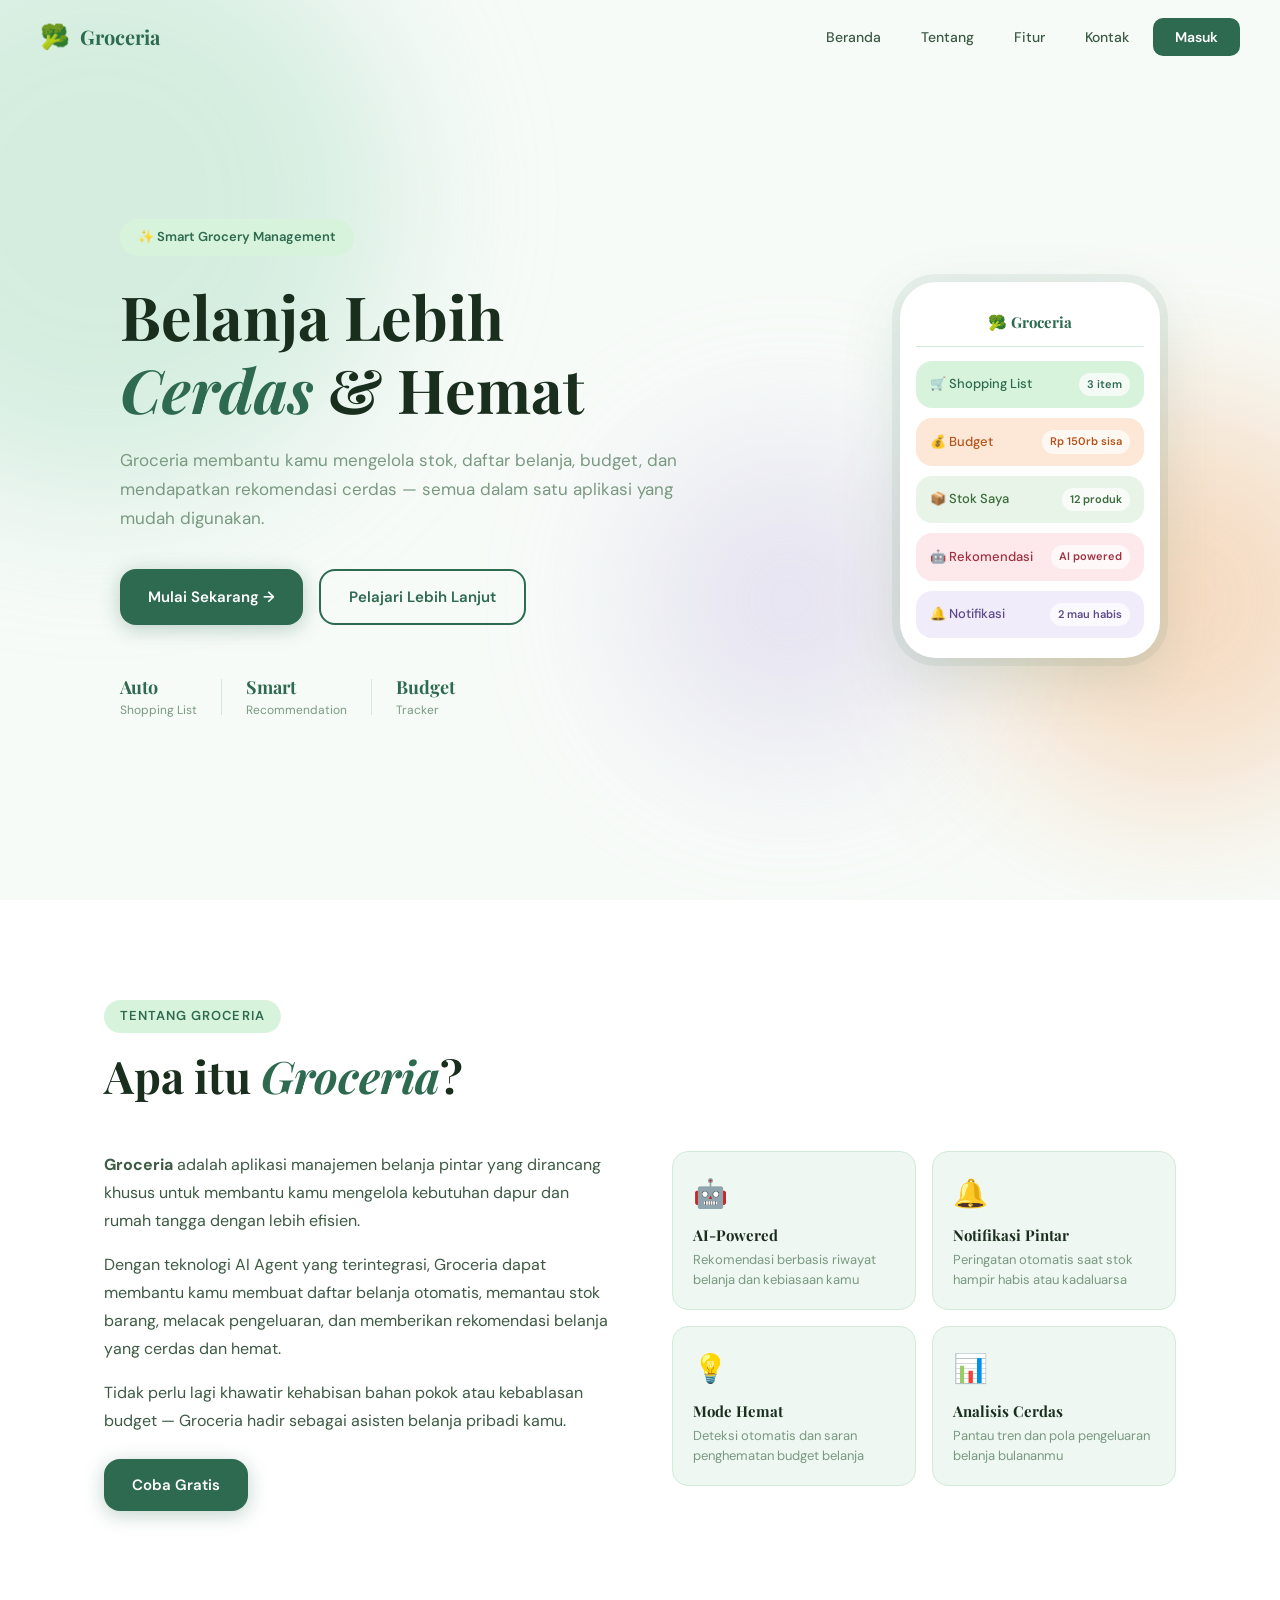
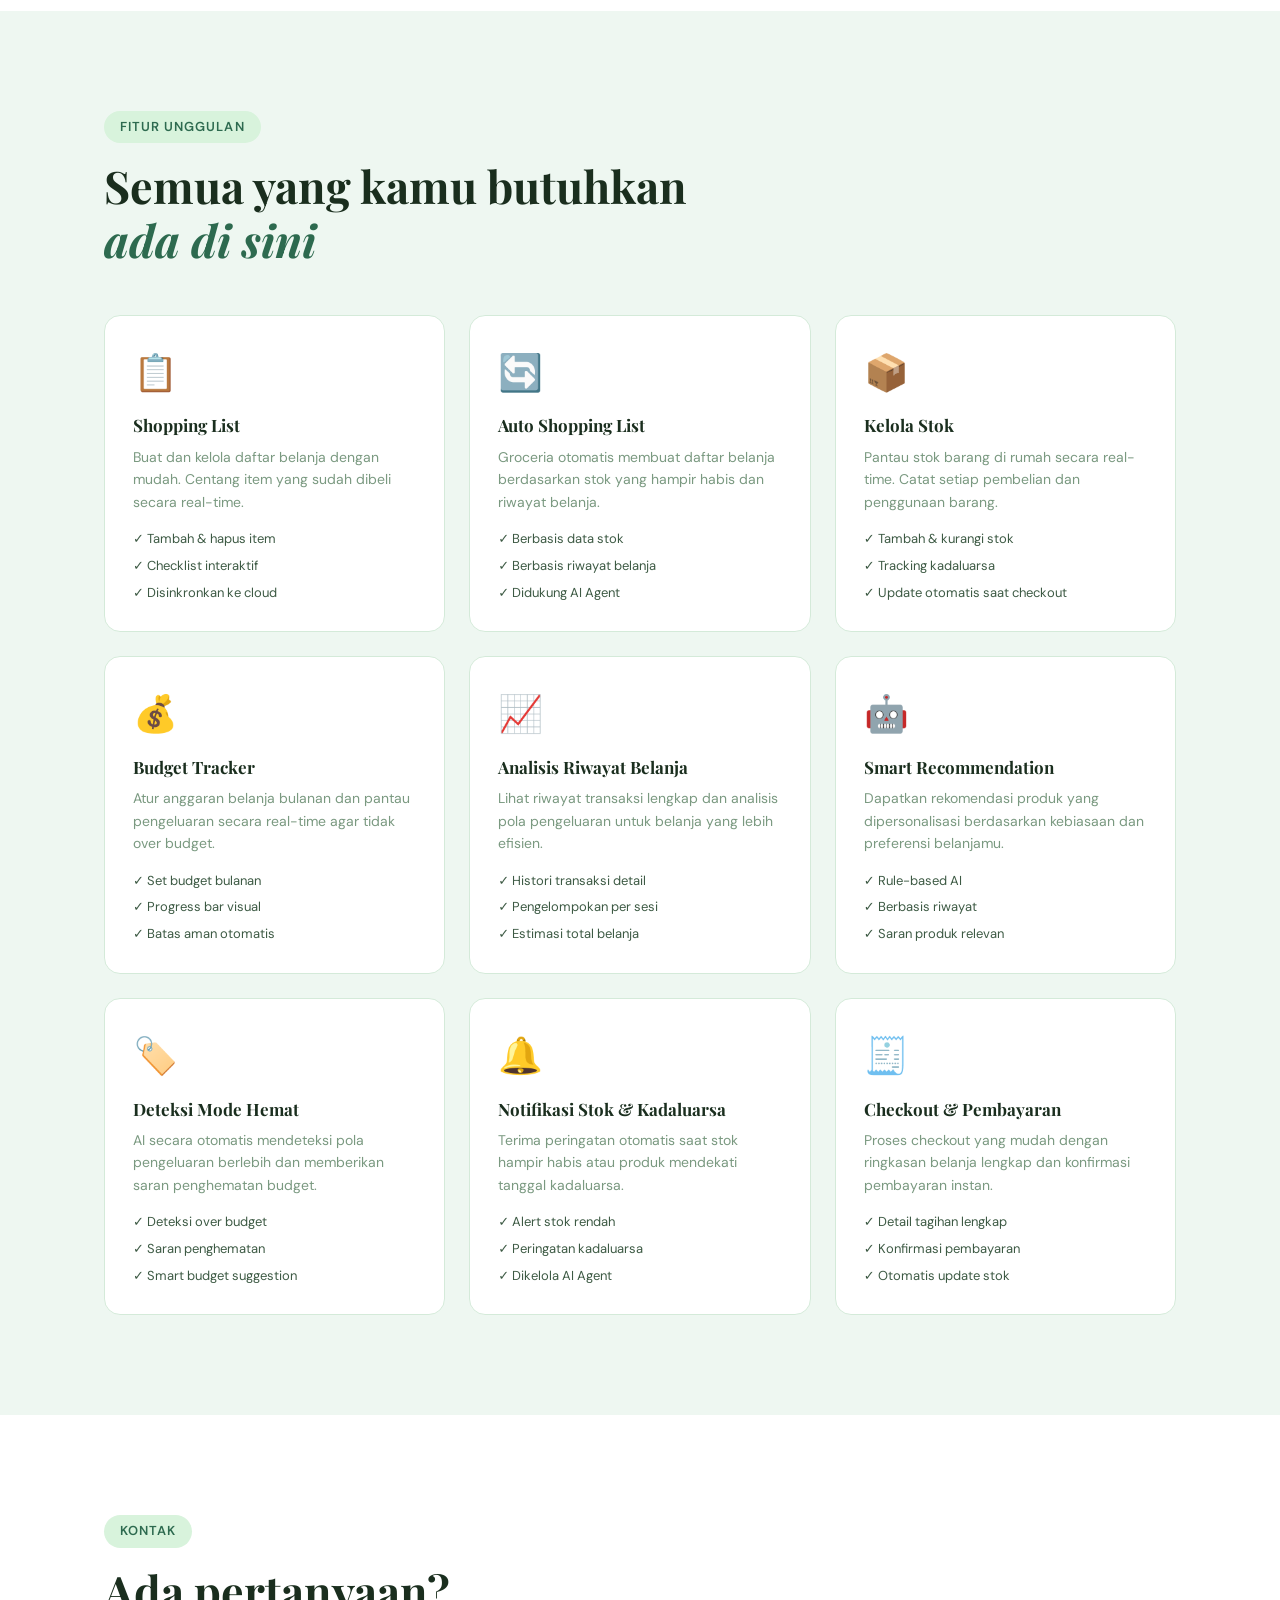
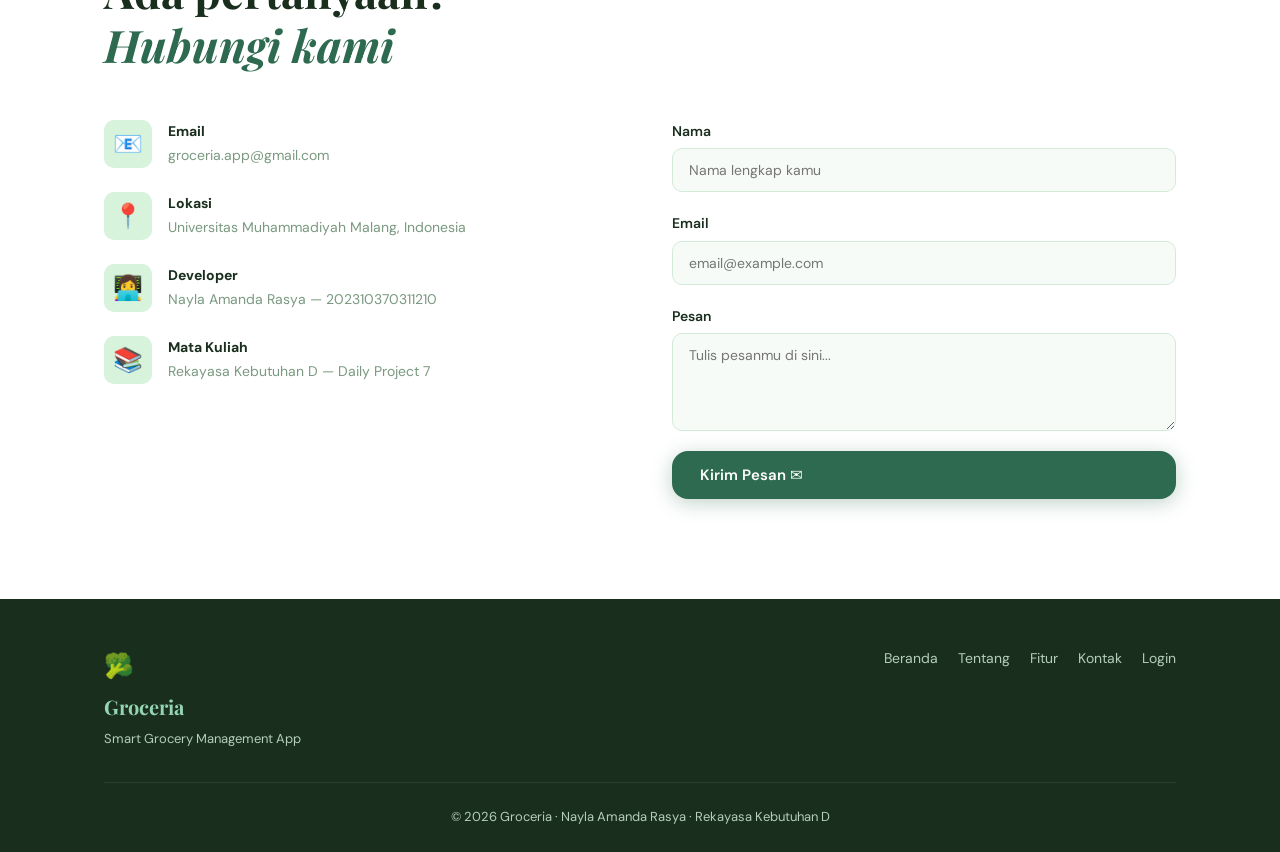
<file: landing.html>
<!DOCTYPE html>
<html lang="id">
<head>
  <meta charset="UTF-8" />
  <meta name="viewport" content="width=device-width, initial-scale=1.0" />
  <title>Groceria — Smart Grocery App</title>
  <link rel="preconnect" href="https://fonts.googleapis.com" />
  <link rel="preconnect" href="https://fonts.gstatic.com" crossorigin />
  <link href="https://fonts.googleapis.com/css2?family=Playfair+Display:wght@500;700&family=DM+Sans:wght@300;400;500;600&display=swap" rel="stylesheet" />
  <link rel="stylesheet" href="style.css" />
</head>
<body>

<!-- ============================================================
  NAVBAR
============================================================ -->
<nav class="navbar" id="navbar">
  <a href="landing.html" class="brand">
    <span class="brand-icon">🥦</span>
    <span class="brand-name">Groceria</span>
  </a>

  <button class="hamburger" id="hamburger" aria-label="Menu">
    <span></span><span></span><span></span>
  </button>

  <ul class="nav-links" id="navLinks">
    <li><a href="#hero" class="nav-link">Beranda</a></li>
    <li><a href="#about" class="nav-link">Tentang</a></li>
    <li><a href="#services" class="nav-link">Fitur</a></li>
    <li><a href="#contact" class="nav-link">Kontak</a></li>
    <li><a href="index.html" class="btn-nav">Masuk</a></li>
  </ul>
</nav>

<!-- ============================================================
  HERO
============================================================ -->
<section class="hero" id="hero">
  <div class="hero-bg">
    <div class="blob blob-1"></div>
    <div class="blob blob-2"></div>
    <div class="blob blob-3"></div>
  </div>

  <div class="hero-content fade-in">
    <span class="hero-badge">✨ Smart Grocery Management</span>
    <h1 class="hero-title">
      Belanja Lebih<br/>
      <em>Cerdas</em> & Hemat
    </h1>
    <p class="hero-desc">
      Groceria membantu kamu mengelola stok, daftar belanja, budget, dan mendapatkan
      rekomendasi cerdas — semua dalam satu aplikasi yang mudah digunakan.
    </p>
    <div class="hero-cta">
      <a href="index.html" class="btn-primary">Mulai Sekarang →</a>
      <a href="#about" class="btn-ghost">Pelajari Lebih Lanjut</a>
    </div>

    <div class="hero-stats">
      <div class="stat">
        <strong>Auto</strong>
        <span>Shopping List</span>
      </div>
      <div class="stat-divider"></div>
      <div class="stat">
        <strong>Smart</strong>
        <span>Recommendation</span>
      </div>
      <div class="stat-divider"></div>
      <div class="stat">
        <strong>Budget</strong>
        <span>Tracker</span>
      </div>
    </div>
  </div>

  <div class="hero-visual fade-in-delay">
    <div class="phone-mockup">
      <div class="phone-screen">
        <div class="mock-navbar">🥦 Groceria</div>
        <div class="mock-card green">
          <span>🛒 Shopping List</span>
          <span class="mock-badge">3 item</span>
        </div>
        <div class="mock-card peach">
          <span>💰 Budget</span>
          <span class="mock-badge">Rp 150rb sisa</span>
        </div>
        <div class="mock-card sage">
          <span>📦 Stok Saya</span>
          <span class="mock-badge">12 produk</span>
        </div>
        <div class="mock-card blush">
          <span>🤖 Rekomendasi</span>
          <span class="mock-badge">AI powered</span>
        </div>
        <div class="mock-card lavender">
          <span>🔔 Notifikasi</span>
          <span class="mock-badge">2 mau habis</span>
        </div>
      </div>
    </div>
  </div>
</section>

<!-- ============================================================
  ABOUT
============================================================ -->
<section class="about section-pad" id="about">
  <div class="container">
    <div class="section-label">Tentang Groceria</div>
    <h2 class="section-title">Apa itu <em>Groceria</em>?</h2>
    <div class="about-grid">
      <div class="about-text scroll-reveal">
        <p>
          <strong>Groceria</strong> adalah aplikasi manajemen belanja pintar yang dirancang khusus untuk
          membantu kamu mengelola kebutuhan dapur dan rumah tangga dengan lebih efisien.
        </p>
        <p>
          Dengan teknologi AI Agent yang terintegrasi, Groceria dapat membantu kamu membuat
          daftar belanja otomatis, memantau stok barang, melacak pengeluaran, dan memberikan
          rekomendasi belanja yang cerdas dan hemat.
        </p>
        <p>
          Tidak perlu lagi khawatir kehabisan bahan pokok atau kebablasan budget —
          Groceria hadir sebagai asisten belanja pribadi kamu.
        </p>
        <a href="index.html" class="btn-primary">Coba Gratis</a>
      </div>

      <div class="about-cards scroll-reveal">
        <div class="about-card">
          <div class="about-icon">🤖</div>
          <h4>AI-Powered</h4>
          <p>Rekomendasi berbasis riwayat belanja dan kebiasaan kamu</p>
        </div>
        <div class="about-card">
          <div class="about-icon">🔔</div>
          <h4>Notifikasi Pintar</h4>
          <p>Peringatan otomatis saat stok hampir habis atau kadaluarsa</p>
        </div>
        <div class="about-card">
          <div class="about-icon">💡</div>
          <h4>Mode Hemat</h4>
          <p>Deteksi otomatis dan saran penghematan budget belanja</p>
        </div>
        <div class="about-card">
          <div class="about-icon">📊</div>
          <h4>Analisis Cerdas</h4>
          <p>Pantau tren dan pola pengeluaran belanja bulananmu</p>
        </div>
      </div>
    </div>
  </div>
</section>

<!-- ============================================================
  SERVICES / FEATURES
============================================================ -->
<section class="services section-pad" id="services">
  <div class="container">
    <div class="section-label">Fitur Unggulan</div>
    <h2 class="section-title">Semua yang kamu butuhkan<br/><em>ada di sini</em></h2>

    <div class="features-grid">

      <div class="feature-card scroll-reveal" data-delay="0">
        <div class="feature-icon">📋</div>
        <h3>Shopping List</h3>
        <p>Buat dan kelola daftar belanja dengan mudah. Centang item yang sudah dibeli secara real-time.</p>
        <ul class="feature-list">
          <li>✓ Tambah & hapus item</li>
          <li>✓ Checklist interaktif</li>
          <li>✓ Disinkronkan ke cloud</li>
        </ul>
      </div>

      <div class="feature-card scroll-reveal" data-delay="100">
        <div class="feature-icon">🔄</div>
        <h3>Auto Shopping List</h3>
        <p>Groceria otomatis membuat daftar belanja berdasarkan stok yang hampir habis dan riwayat belanja.</p>
        <ul class="feature-list">
          <li>✓ Berbasis data stok</li>
          <li>✓ Berbasis riwayat belanja</li>
          <li>✓ Didukung AI Agent</li>
        </ul>
      </div>

      <div class="feature-card scroll-reveal" data-delay="200">
        <div class="feature-icon">📦</div>
        <h3>Kelola Stok</h3>
        <p>Pantau stok barang di rumah secara real-time. Catat setiap pembelian dan penggunaan barang.</p>
        <ul class="feature-list">
          <li>✓ Tambah & kurangi stok</li>
          <li>✓ Tracking kadaluarsa</li>
          <li>✓ Update otomatis saat checkout</li>
        </ul>
      </div>

      <div class="feature-card scroll-reveal" data-delay="0">
        <div class="feature-icon">💰</div>
        <h3>Budget Tracker</h3>
        <p>Atur anggaran belanja bulanan dan pantau pengeluaran secara real-time agar tidak over budget.</p>
        <ul class="feature-list">
          <li>✓ Set budget bulanan</li>
          <li>✓ Progress bar visual</li>
          <li>✓ Batas aman otomatis</li>
        </ul>
      </div>

      <div class="feature-card scroll-reveal" data-delay="100">
        <div class="feature-icon">📈</div>
        <h3>Analisis Riwayat Belanja</h3>
        <p>Lihat riwayat transaksi lengkap dan analisis pola pengeluaran untuk belanja yang lebih efisien.</p>
        <ul class="feature-list">
          <li>✓ Histori transaksi detail</li>
          <li>✓ Pengelompokan per sesi</li>
          <li>✓ Estimasi total belanja</li>
        </ul>
      </div>

      <div class="feature-card scroll-reveal" data-delay="200">
        <div class="feature-icon">🤖</div>
        <h3>Smart Recommendation</h3>
        <p>Dapatkan rekomendasi produk yang dipersonalisasi berdasarkan kebiasaan dan preferensi belanjamu.</p>
        <ul class="feature-list">
          <li>✓ Rule-based AI</li>
          <li>✓ Berbasis riwayat</li>
          <li>✓ Saran produk relevan</li>
        </ul>
      </div>

      <div class="feature-card scroll-reveal" data-delay="0">
        <div class="feature-icon">🏷️</div>
        <h3>Deteksi Mode Hemat</h3>
        <p>AI secara otomatis mendeteksi pola pengeluaran berlebih dan memberikan saran penghematan budget.</p>
        <ul class="feature-list">
          <li>✓ Deteksi over budget</li>
          <li>✓ Saran penghematan</li>
          <li>✓ Smart budget suggestion</li>
        </ul>
      </div>

      <div class="feature-card scroll-reveal" data-delay="100">
        <div class="feature-icon">🔔</div>
        <h3>Notifikasi Stok & Kadaluarsa</h3>
        <p>Terima peringatan otomatis saat stok hampir habis atau produk mendekati tanggal kadaluarsa.</p>
        <ul class="feature-list">
          <li>✓ Alert stok rendah</li>
          <li>✓ Peringatan kadaluarsa</li>
          <li>✓ Dikelola AI Agent</li>
        </ul>
      </div>

      <div class="feature-card scroll-reveal" data-delay="200">
        <div class="feature-icon">🧾</div>
        <h3>Checkout & Pembayaran</h3>
        <p>Proses checkout yang mudah dengan ringkasan belanja lengkap dan konfirmasi pembayaran instan.</p>
        <ul class="feature-list">
          <li>✓ Detail tagihan lengkap</li>
          <li>✓ Konfirmasi pembayaran</li>
          <li>✓ Otomatis update stok</li>
        </ul>
      </div>

    </div>
  </div>
</section>

<!-- ============================================================
  CONTACT
============================================================ -->
<section class="contact section-pad" id="contact">
  <div class="container">
    <div class="section-label">Kontak</div>
    <h2 class="section-title">Ada pertanyaan?<br/><em>Hubungi kami</em></h2>

    <div class="contact-grid">
      <div class="contact-info scroll-reveal">
        <div class="contact-item">
          <div class="contact-icon">📧</div>
          <div>
            <strong>Email</strong>
            <p>groceria.app@gmail.com</p>
          </div>
        </div>
        <div class="contact-item">
          <div class="contact-icon">📍</div>
          <div>
            <strong>Lokasi</strong>
            <p>Universitas Muhammadiyah Malang, Indonesia</p>
          </div>
        </div>
        <div class="contact-item">
          <div class="contact-icon">👩‍💻</div>
          <div>
            <strong>Developer</strong>
            <p>Nayla Amanda Rasya — 202310370311210</p>
          </div>
        </div>
        <div class="contact-item">
          <div class="contact-icon">📚</div>
          <div>
            <strong>Mata Kuliah</strong>
            <p>Rekayasa Kebutuhan D — Daily Project 7</p>
          </div>
        </div>
      </div>

      <form class="contact-form scroll-reveal" onsubmit="submitForm(event)">
        <div class="form-group">
          <label>Nama</label>
          <input type="text" placeholder="Nama lengkap kamu" required />
        </div>
        <div class="form-group">
          <label>Email</label>
          <input type="email" placeholder="email@example.com" required />
        </div>
        <div class="form-group">
          <label>Pesan</label>
          <textarea placeholder="Tulis pesanmu di sini..." rows="4" required></textarea>
        </div>
        <button type="submit" class="btn-primary full-btn">Kirim Pesan ✉️</button>
        <div id="formSuccess" class="form-success" style="display:none;">
          ✅ Pesan terkirim! Kami akan segera merespons.
        </div>
      </form>
    </div>
  </div>
</section>

<!-- ============================================================
  FOOTER
============================================================ -->
<footer class="footer">
  <div class="container">
    <div class="footer-top">
      <div class="footer-brand">
        <span class="brand-icon">🥦</span>
        <span class="brand-name">Groceria</span>
        <p>Smart Grocery Management App</p>
      </div>
      <div class="footer-links">
        <a href="#hero">Beranda</a>
        <a href="#about">Tentang</a>
        <a href="#services">Fitur</a>
        <a href="#contact">Kontak</a>
        <a href="index.html">Login</a>
      </div>
    </div>
    <div class="footer-bottom">
      <p>© 2026 Groceria · Nayla Amanda Rasya · Rekayasa Kebutuhan D</p>
    </div>
  </div>
</footer>

<script>
  // ============================================================
  // NAVBAR SCROLL
  // ============================================================
  const navbar = document.getElementById('navbar');
  window.addEventListener('scroll', () => {
    navbar.classList.toggle('scrolled', window.scrollY > 50);
  });

  // ============================================================
  // HAMBURGER MENU
  // ============================================================
  const hamburger = document.getElementById('hamburger');
  const navLinks = document.getElementById('navLinks');
  hamburger.addEventListener('click', () => {
    navLinks.classList.toggle('open');
    hamburger.classList.toggle('active');
  });

  // Close menu on link click
  document.querySelectorAll('.nav-link, .btn-nav').forEach(link => {
    link.addEventListener('click', () => {
      navLinks.classList.remove('open');
      hamburger.classList.remove('active');
    });
  });

  // ============================================================
  // SMOOTH SCROLL
  // ============================================================
  document.querySelectorAll('a[href^="#"]').forEach(anchor => {
    anchor.addEventListener('click', function(e) {
      e.preventDefault();
      const target = document.querySelector(this.getAttribute('href'));
      if (target) target.scrollIntoView({ behavior: 'smooth' });
    });
  });

  // ============================================================
  // SCROLL REVEAL
  // ============================================================
  const reveals = document.querySelectorAll('.scroll-reveal');
  const observer = new IntersectionObserver((entries) => {
    entries.forEach(entry => {
      if (entry.isIntersecting) {
        const delay = entry.target.dataset.delay || 0;
        setTimeout(() => entry.target.classList.add('revealed'), Number(delay));
        observer.unobserve(entry.target);
      }
    });
  }, { threshold: 0.1 });

  reveals.forEach(el => observer.observe(el));

  // ============================================================
  // CONTACT FORM
  // ============================================================
  function submitForm(e) {
    e.preventDefault();
    document.getElementById('formSuccess').style.display = 'block';
    e.target.reset();
    setTimeout(() => {
      document.getElementById('formSuccess').style.display = 'none';
    }, 4000);
  }
</script>

</body>
</html>
</file>
<file: style.css>
/* ============================================================
   GROCERIA — MAIN STYLESHEET
   Aesthetic · Soft · Professional · Responsive
   ============================================================ */

/* ============================================================
   CSS VARIABLES
============================================================ */
:root {
  --green-primary: #2d6a4f;
  --green-light:   #52b788;
  --green-muted:   #95d5b2;
  --green-pale:    #d8f3dc;
  --green-soft:    #f0faf4;

  --peach:         #f4a261;
  --peach-light:   #fde8d8;
  --sage:          #a8c5a0;
  --blush:         #f2c4ce;
  --lavender:      #c5b4e3;
  --sky:           #b5d5e8;

  --text-dark:     #1a2e1e;
  --text-body:     #3d5a44;
  --text-muted:    #7a9980;
  --text-light:    #b5cdb9;

  --white:         #ffffff;
  --bg-main:       #f7fbf8;
  --bg-section:    #eef7f1;
  --border:        #d4ead9;

  --shadow-sm:     0 2px 12px rgba(45, 106, 79, 0.08);
  --shadow-md:     0 8px 32px rgba(45, 106, 79, 0.12);
  --shadow-lg:     0 20px 60px rgba(45, 106, 79, 0.15);

  --radius-sm:     10px;
  --radius-md:     16px;
  --radius-lg:     24px;
  --radius-xl:     36px;

  --font-display: 'Playfair Display', Georgia, serif;
  --font-body:    'DM Sans', system-ui, sans-serif;

  --transition:    0.3s cubic-bezier(0.4, 0, 0.2, 1);
}

/* ============================================================
   RESET & BASE
============================================================ */
*, *::before, *::after {
  box-sizing: border-box;
  margin: 0;
  padding: 0;
}

html {
  scroll-behavior: smooth;
}

body {
  font-family: var(--font-body);
  background-color: var(--bg-main);
  color: var(--text-body);
  line-height: 1.6;
  overflow-x: hidden;
}

a {
  text-decoration: none;
  color: inherit;
}

ul {
  list-style: none;
}

img {
  max-width: 100%;
}

/* ============================================================
   TYPOGRAPHY
============================================================ */
h1, h2, h3, h4 {
  font-family: var(--font-display);
  color: var(--text-dark);
  line-height: 1.2;
}

em {
  color: var(--green-primary);
  font-style: italic;
}

/* ============================================================
   LAYOUT UTILITIES
============================================================ */
.container {
  max-width: 1120px;
  margin: 0 auto;
  padding: 0 24px;
}

.section-pad {
  padding: 100px 0;
}

.section-label {
  display: inline-block;
  background: var(--green-pale);
  color: var(--green-primary);
  font-size: 13px;
  font-weight: 600;
  letter-spacing: 0.08em;
  text-transform: uppercase;
  padding: 6px 16px;
  border-radius: 100px;
  margin-bottom: 16px;
}

.section-title {
  font-size: clamp(2rem, 4vw, 2.8rem);
  margin-bottom: 48px;
  color: var(--text-dark);
}

/* ============================================================
   BUTTONS
============================================================ */
.btn-primary {
  display: inline-flex;
  align-items: center;
  gap: 8px;
  background: var(--green-primary);
  color: var(--white);
  padding: 14px 28px;
  border-radius: var(--radius-md);
  font-family: var(--font-body);
  font-weight: 600;
  font-size: 15px;
  border: none;
  cursor: pointer;
  transition: var(--transition);
  box-shadow: 0 4px 20px rgba(45, 106, 79, 0.3);
}

.btn-primary:hover {
  background: #1e4d39;
  transform: translateY(-2px);
  box-shadow: 0 8px 30px rgba(45, 106, 79, 0.4);
}

.btn-ghost {
  display: inline-flex;
  align-items: center;
  gap: 8px;
  background: transparent;
  color: var(--green-primary);
  padding: 14px 28px;
  border-radius: var(--radius-md);
  font-family: var(--font-body);
  font-weight: 600;
  font-size: 15px;
  border: 2px solid var(--green-primary);
  cursor: pointer;
  transition: var(--transition);
}

.btn-ghost:hover {
  background: var(--green-pale);
}

.btn-nav {
  background: var(--green-primary);
  color: var(--white) !important;
  padding: 10px 22px;
  border-radius: var(--radius-sm);
  font-weight: 600;
  font-size: 14px;
  transition: var(--transition);
}

.btn-nav:hover {
  background: #1e4d39;
  transform: translateY(-1px);
}

.full-btn {
  width: 100%;
}

/* ============================================================
   NAVBAR
============================================================ */
.navbar {
  position: fixed;
  top: 0;
  left: 0;
  right: 0;
  z-index: 100;
  display: flex;
  align-items: center;
  justify-content: space-between;
  padding: 18px 40px;
  transition: var(--transition);
}

.navbar.scrolled {
  background: rgba(255, 255, 255, 0.95);
  backdrop-filter: blur(20px);
  box-shadow: var(--shadow-sm);
  padding: 12px 40px;
}

.brand {
  display: flex;
  align-items: center;
  gap: 10px;
}

.brand-icon {
  font-size: 24px;
}

.brand-name {
  font-family: var(--font-display);
  font-size: 20px;
  font-weight: 700;
  color: var(--green-primary);
}

.nav-links {
  display: flex;
  align-items: center;
  gap: 8px;
}

.nav-link {
  padding: 8px 16px;
  font-size: 14px;
  font-weight: 500;
  color: var(--text-body);
  border-radius: var(--radius-sm);
  transition: var(--transition);
}

.nav-link:hover {
  background: var(--green-pale);
  color: var(--green-primary);
}

.hamburger {
  display: none;
  flex-direction: column;
  gap: 5px;
  background: none;
  border: none;
  cursor: pointer;
  padding: 4px;
  margin-top: 0;
}

.hamburger span {
  display: block;
  width: 24px;
  height: 2px;
  background: var(--green-primary);
  border-radius: 2px;
  transition: var(--transition);
}

.hamburger.active span:nth-child(1) { transform: rotate(45deg) translate(5px, 5px); }
.hamburger.active span:nth-child(2) { opacity: 0; }
.hamburger.active span:nth-child(3) { transform: rotate(-45deg) translate(5px, -5px); }

/* ============================================================
   HERO
============================================================ */
.hero {
  min-height: 100vh;
  display: flex;
  align-items: center;
  justify-content: space-between;
  gap: 60px;
  padding: 120px 40px 80px;
  max-width: 1120px;
  margin: 0 auto;
  position: relative;
}

.hero-bg {
  position: fixed;
  inset: 0;
  z-index: -1;
  overflow: hidden;
  pointer-events: none;
}

.blob {
  position: absolute;
  border-radius: 50%;
  filter: blur(80px);
  opacity: 0.35;
}

.blob-1 {
  width: 600px; height: 600px;
  background: var(--green-muted);
  top: -100px; left: -200px;
  animation: blobMove 12s ease-in-out infinite alternate;
}

.blob-2 {
  width: 400px; height: 400px;
  background: var(--peach);
  bottom: 100px; right: -100px;
  animation: blobMove 15s ease-in-out infinite alternate-reverse;
}

.blob-3 {
  width: 300px; height: 300px;
  background: var(--lavender);
  top: 50%; left: 50%;
  animation: blobMove 10s ease-in-out infinite alternate;
}

@keyframes blobMove {
  0%   { transform: translate(0, 0) scale(1); }
  100% { transform: translate(40px, 30px) scale(1.1); }
}

.hero-content {
  flex: 1;
  max-width: 560px;
}

.hero-badge {
  display: inline-block;
  background: var(--green-pale);
  color: var(--green-primary);
  padding: 8px 18px;
  border-radius: 100px;
  font-size: 13px;
  font-weight: 600;
  margin-bottom: 24px;
}

.hero-title {
  font-size: clamp(2.5rem, 5vw, 3.8rem);
  margin-bottom: 20px;
  color: var(--text-dark);
}

.hero-desc {
  font-size: 17px;
  color: var(--text-muted);
  line-height: 1.7;
  margin-bottom: 36px;
}

.hero-cta {
  display: flex;
  gap: 16px;
  flex-wrap: wrap;
  margin-bottom: 48px;
}

.hero-stats {
  display: flex;
  align-items: center;
  gap: 24px;
  flex-wrap: wrap;
}

.stat {
  display: flex;
  flex-direction: column;
}

.stat strong {
  font-size: 18px;
  color: var(--green-primary);
  font-family: var(--font-display);
}

.stat span {
  font-size: 12px;
  color: var(--text-muted);
}

.stat-divider {
  width: 1px;
  height: 36px;
  background: var(--border);
}

/* Phone Mockup */
.hero-visual {
  flex: 0 0 auto;
}

.phone-mockup {
  width: 260px;
  background: var(--white);
  border-radius: 36px;
  padding: 20px 16px;
  box-shadow: var(--shadow-lg), 0 0 0 8px rgba(45,106,79,0.07);
  position: relative;
}

.phone-screen {
  display: flex;
  flex-direction: column;
  gap: 10px;
}

.mock-navbar {
  font-family: var(--font-display);
  font-size: 15px;
  font-weight: 700;
  color: var(--green-primary);
  text-align: center;
  padding: 8px 0 12px;
  border-bottom: 1px solid var(--border);
  margin-bottom: 4px;
}

.mock-card {
  display: flex;
  justify-content: space-between;
  align-items: center;
  padding: 12px 14px;
  border-radius: var(--radius-md);
  font-size: 13px;
  font-weight: 500;
}

.mock-card.green    { background: var(--green-pale); color: var(--green-primary); }
.mock-card.peach    { background: var(--peach-light); color: #b5541a; }
.mock-card.sage     { background: #e8f4e8; color: #3a6b3a; }
.mock-card.blush    { background: #fde8ec; color: #a0303f; }
.mock-card.lavender { background: #f0ecfa; color: #5e4a8a; }

.mock-badge {
  font-size: 11px;
  background: rgba(255,255,255,0.7);
  padding: 3px 8px;
  border-radius: 20px;
  font-weight: 600;
}

/* ============================================================
   ABOUT
============================================================ */
.about {
  background: var(--white);
}

.about-grid {
  display: grid;
  grid-template-columns: 1fr 1fr;
  gap: 64px;
  align-items: start;
}

.about-text p {
  color: var(--text-body);
  margin-bottom: 16px;
  font-size: 16px;
  line-height: 1.75;
}

.about-text .btn-primary {
  margin-top: 8px;
}

.about-cards {
  display: grid;
  grid-template-columns: 1fr 1fr;
  gap: 16px;
}

.about-card {
  background: var(--bg-section);
  padding: 20px;
  border-radius: var(--radius-md);
  border: 1px solid var(--border);
  transition: var(--transition);
}

.about-card:hover {
  transform: translateY(-4px);
  box-shadow: var(--shadow-md);
  border-color: var(--green-muted);
}

.about-icon {
  font-size: 28px;
  margin-bottom: 10px;
}

.about-card h4 {
  font-size: 15px;
  margin-bottom: 6px;
  color: var(--text-dark);
}

.about-card p {
  font-size: 13px;
  color: var(--text-muted);
  line-height: 1.5;
}

/* ============================================================
   SERVICES / FEATURES
============================================================ */
.services {
  background: var(--bg-section);
}

.features-grid {
  display: grid;
  grid-template-columns: repeat(3, 1fr);
  gap: 24px;
}

.feature-card {
  background: var(--white);
  padding: 28px;
  border-radius: var(--radius-md);
  border: 1px solid var(--border);
  transition: var(--transition);
}

.feature-card:hover {
  transform: translateY(-6px);
  box-shadow: var(--shadow-md);
  border-color: var(--green-muted);
}

.feature-icon {
  font-size: 36px;
  margin-bottom: 14px;
}

.feature-card h3 {
  font-size: 17px;
  margin-bottom: 10px;
  color: var(--text-dark);
}

.feature-card > p {
  font-size: 14px;
  color: var(--text-muted);
  margin-bottom: 16px;
  line-height: 1.6;
}

.feature-list {
  display: flex;
  flex-direction: column;
  gap: 6px;
}

.feature-list li {
  font-size: 13px;
  color: var(--text-body);
}

/* ============================================================
   CONTACT
============================================================ */
.contact {
  background: var(--white);
}

.contact-grid {
  display: grid;
  grid-template-columns: 1fr 1fr;
  gap: 64px;
}

.contact-info {
  display: flex;
  flex-direction: column;
  gap: 24px;
}

.contact-item {
  display: flex;
  gap: 16px;
  align-items: flex-start;
}

.contact-icon {
  font-size: 24px;
  width: 48px;
  height: 48px;
  background: var(--green-pale);
  border-radius: var(--radius-sm);
  display: flex;
  align-items: center;
  justify-content: center;
  flex-shrink: 0;
}

.contact-item strong {
  display: block;
  color: var(--text-dark);
  font-size: 14px;
  margin-bottom: 2px;
}

.contact-item p {
  color: var(--text-muted);
  font-size: 14px;
}

.contact-form {
  display: flex;
  flex-direction: column;
  gap: 20px;
}

.form-group {
  display: flex;
  flex-direction: column;
  gap: 6px;
}

.form-group label {
  font-size: 14px;
  font-weight: 600;
  color: var(--text-dark);
}

.form-group input,
.form-group textarea {
  padding: 12px 16px;
  border: 1.5px solid var(--border);
  border-radius: var(--radius-sm);
  font-family: var(--font-body);
  font-size: 14px;
  color: var(--text-dark);
  background: var(--bg-main);
  transition: var(--transition);
  outline: none;
  resize: vertical;
}

.form-group input:focus,
.form-group textarea:focus {
  border-color: var(--green-light);
  box-shadow: 0 0 0 3px rgba(82, 183, 136, 0.15);
}

.form-success {
  background: var(--green-pale);
  color: var(--green-primary);
  padding: 14px;
  border-radius: var(--radius-sm);
  font-size: 14px;
  font-weight: 500;
  text-align: center;
}

/* ============================================================
   FOOTER
============================================================ */
.footer {
  background: var(--text-dark);
  color: var(--text-light);
  padding: 48px 0 24px;
}

.footer-top {
  display: flex;
  justify-content: space-between;
  align-items: flex-start;
  flex-wrap: wrap;
  gap: 24px;
  padding-bottom: 32px;
  border-bottom: 1px solid rgba(255,255,255,0.08);
  margin-bottom: 24px;
}

.footer-brand {
  display: flex;
  flex-direction: column;
  gap: 6px;
}

.footer-brand .brand-name {
  color: var(--green-muted);
}

.footer-brand p {
  font-size: 13px;
  color: var(--text-light);
}

.footer-links {
  display: flex;
  gap: 20px;
  flex-wrap: wrap;
  align-items: center;
}

.footer-links a {
  font-size: 14px;
  color: var(--text-light);
  transition: var(--transition);
}

.footer-links a:hover {
  color: var(--green-muted);
}

.footer-bottom {
  text-align: center;
}

.footer-bottom p {
  font-size: 13px;
  color: var(--text-light);
}

/* ============================================================
   ANIMATIONS
============================================================ */
.fade-in {
  animation: fadeInUp 0.8s ease both;
}

.fade-in-delay {
  animation: fadeInUp 0.8s ease 0.3s both;
}

@keyframes fadeInUp {
  from { opacity: 0; transform: translateY(32px); }
  to   { opacity: 1; transform: translateY(0); }
}

.scroll-reveal {
  opacity: 0;
  transform: translateY(28px);
  transition: opacity 0.6s ease, transform 0.6s ease;
}

.scroll-reveal.revealed {
  opacity: 1;
  transform: translateY(0);
}

/* ============================================================
   AUTH PAGES (Login / Register)
============================================================ */
.auth-page {
  min-height: 100vh;
  display: flex;
  align-items: center;
  justify-content: center;
  background: linear-gradient(135deg, var(--green-soft), var(--bg-section));
  padding: 24px;
}

.auth-card {
  background: var(--white);
  padding: 48px 40px;
  border-radius: var(--radius-xl);
  box-shadow: var(--shadow-lg);
  width: 100%;
  max-width: 420px;
  animation: fadeInUp 0.6s ease both;
}

.auth-logo {
  text-align: center;
  margin-bottom: 32px;
}

.auth-logo .brand-icon {
  font-size: 40px;
  display: block;
  margin-bottom: 8px;
}

.auth-logo .brand-name {
  font-family: var(--font-display);
  font-size: 28px;
  font-weight: 700;
  color: var(--green-primary);
}

.auth-logo p {
  font-size: 14px;
  color: var(--text-muted);
  margin-top: 4px;
}

.auth-card h2 {
  font-size: 22px;
  margin-bottom: 24px;
  color: var(--text-dark);
}

.auth-input-group {
  display: flex;
  flex-direction: column;
  gap: 14px;
  margin-bottom: 20px;
}

.auth-input-group input {
  padding: 13px 16px;
  border: 1.5px solid var(--border);
  border-radius: var(--radius-sm);
  font-family: var(--font-body);
  font-size: 15px;
  color: var(--text-dark);
  background: var(--bg-main);
  outline: none;
  transition: var(--transition);
}

.auth-input-group input:focus {
  border-color: var(--green-light);
  box-shadow: 0 0 0 3px rgba(82, 183, 136, 0.15);
}

.auth-card .btn-primary {
  width: 100%;
  justify-content: center;
  font-size: 16px;
  padding: 14px;
}

.auth-footer {
  text-align: center;
  margin-top: 20px;
  font-size: 14px;
  color: var(--text-muted);
}

.auth-footer a {
  color: var(--green-primary);
  font-weight: 600;
}

.auth-error {
  background: #fde8ec;
  color: #a0303f;
  padding: 12px 16px;
  border-radius: var(--radius-sm);
  font-size: 13px;
  margin-top: 10px;
  display: none;
}

/* ============================================================
   DASHBOARD PAGES
============================================================ */
.app-layout {
  min-height: 100vh;
  background: var(--bg-main);
}

/* App Navbar */
.app-navbar {
  position: sticky;
  top: 0;
  z-index: 50;
  background: rgba(255,255,255,0.95);
  backdrop-filter: blur(20px);
  border-bottom: 1px solid var(--border);
  display: flex;
  align-items: center;
  justify-content: space-between;
  padding: 14px 32px;
  box-shadow: var(--shadow-sm);
}

.app-navbar .brand { gap: 8px; }
.app-navbar .brand-name { font-size: 18px; }

.app-nav-right {
  display: flex;
  align-items: center;
  gap: 8px;
}

.app-nav-right button {
  padding: 8px 16px;
  border-radius: var(--radius-sm);
  border: none;
  font-family: var(--font-body);
  font-size: 13px;
  font-weight: 500;
  cursor: pointer;
  transition: var(--transition);
  background: var(--bg-section);
  color: var(--text-body);
  margin-top: 0;
}

.app-nav-right button:hover {
  background: var(--green-pale);
  color: var(--green-primary);
}

.app-nav-right .btn-logout {
  background: #fde8ec;
  color: #a0303f;
}

.app-nav-right .btn-logout:hover {
  background: #f2c4ce;
}

/* App Main */
.app-main {
  max-width: 1120px;
  margin: 0 auto;
  padding: 32px 24px;
}

.app-title {
  font-size: 26px;
  margin-bottom: 24px;
  color: var(--text-dark);
}

/* Card */
.card {
  background: var(--white);
  border-radius: var(--radius-md);
  border: 1px solid var(--border);
  padding: 24px;
  box-shadow: var(--shadow-sm);
  transition: var(--transition);
}

.card:hover {
  box-shadow: var(--shadow-md);
}

.card-title {
  font-size: 16px;
  font-family: var(--font-display);
  color: var(--text-dark);
  margin-bottom: 16px;
  display: flex;
  align-items: center;
  gap: 8px;
}

/* Grid layouts */
.grid-2 {
  display: grid;
  grid-template-columns: 1fr 1fr;
  gap: 20px;
}

.grid-3 {
  display: grid;
  grid-template-columns: repeat(3, 1fr);
  gap: 20px;
}

.grid-auto {
  display: grid;
  grid-template-columns: repeat(auto-fill, minmax(180px, 1fr));
  gap: 16px;
}

/* Product Card */
.product-card {
  background: var(--white);
  border: 1.5px solid var(--border);
  border-radius: var(--radius-md);
  padding: 18px;
  text-align: center;
  transition: var(--transition);
  cursor: pointer;
}

.product-card:hover {
  border-color: var(--green-light);
  transform: translateY(-4px);
  box-shadow: var(--shadow-md);
}

.product-card .p-icon {
  font-size: 32px;
  margin-bottom: 8px;
}

.product-card h4 {
  font-size: 14px;
  color: var(--text-dark);
  margin-bottom: 4px;
}

.product-card .p-price {
  font-size: 13px;
  color: var(--text-muted);
  margin-bottom: 12px;
}

.product-card .btn-add {
  background: var(--green-pale);
  color: var(--green-primary);
  border: none;
  padding: 7px 16px;
  border-radius: var(--radius-sm);
  font-size: 13px;
  font-weight: 600;
  cursor: pointer;
  transition: var(--transition);
  margin-top: 0;
  width: 100%;
}

.product-card .btn-add:hover {
  background: var(--green-primary);
  color: var(--white);
}

/* Search bar */
.search-bar {
  width: 100%;
  padding: 12px 16px 12px 44px;
  border: 1.5px solid var(--border);
  border-radius: var(--radius-sm);
  font-family: var(--font-body);
  font-size: 14px;
  background: var(--bg-main);
  color: var(--text-dark);
  outline: none;
  transition: var(--transition);
  margin-bottom: 16px;
}

.search-bar:focus {
  border-color: var(--green-light);
  box-shadow: 0 0 0 3px rgba(82,183,136,0.15);
}

.search-wrap {
  position: relative;
}

.search-icon {
  position: absolute;
  left: 14px;
  top: 50%;
  transform: translateY(-60%);
  font-size: 16px;
  pointer-events: none;
}

/* App Input */
.app-input {
  width: 100%;
  padding: 12px 16px;
  border: 1.5px solid var(--border);
  border-radius: var(--radius-sm);
  font-family: var(--font-body);
  font-size: 14px;
  background: var(--bg-main);
  color: var(--text-dark);
  outline: none;
  transition: var(--transition);
  margin-bottom: 10px;
}

.app-input:focus {
  border-color: var(--green-light);
  box-shadow: 0 0 0 3px rgba(82,183,136,0.15);
}

/* App Button */
.app-btn {
  display: inline-flex;
  align-items: center;
  justify-content: center;
  gap: 6px;
  padding: 11px 20px;
  border-radius: var(--radius-sm);
  border: none;
  font-family: var(--font-body);
  font-size: 14px;
  font-weight: 600;
  cursor: pointer;
  transition: var(--transition);
  margin-top: 0;
}

.app-btn-primary {
  background: var(--green-primary);
  color: var(--white);
}

.app-btn-primary:hover {
  background: #1e4d39;
  transform: translateY(-1px);
}

.app-btn-outline {
  background: var(--bg-section);
  color: var(--text-body);
  border: 1.5px solid var(--border);
}

.app-btn-outline:hover {
  border-color: var(--green-light);
  color: var(--green-primary);
}

.app-btn-danger {
  background: #fde8ec;
  color: #a0303f;
}

.app-btn-danger:hover {
  background: #f2c4ce;
}

.app-btn-sm {
  padding: 6px 12px;
  font-size: 12px;
}

.app-btn-full {
  width: 100%;
}

/* Cart Item */
.cart-item {
  display: flex;
  align-items: center;
  justify-content: space-between;
  padding: 12px 0;
  border-bottom: 1px solid var(--border);
  gap: 12px;
}

.cart-item:last-child { border-bottom: none; }

.cart-item-name {
  flex: 1;
  font-size: 14px;
  font-weight: 500;
  color: var(--text-dark);
}

.cart-item-price {
  font-size: 13px;
  color: var(--text-muted);
  min-width: 80px;
  text-align: right;
}

.cart-item-controls {
  display: flex;
  align-items: center;
  gap: 6px;
}

.qty-btn {
  width: 28px;
  height: 28px;
  border-radius: 8px;
  border: 1.5px solid var(--border);
  background: var(--white);
  color: var(--text-body);
  font-size: 14px;
  font-weight: 700;
  cursor: pointer;
  display: flex;
  align-items: center;
  justify-content: center;
  transition: var(--transition);
  padding: 0;
  margin-top: 0;
}

.qty-btn:hover {
  border-color: var(--green-light);
  color: var(--green-primary);
  background: var(--green-pale);
}

.qty-display {
  width: 28px;
  text-align: center;
  font-size: 14px;
  font-weight: 600;
  color: var(--text-dark);
}

.del-btn {
  width: 28px;
  height: 28px;
  border-radius: 8px;
  border: none;
  background: #fde8ec;
  color: #a0303f;
  cursor: pointer;
  display: flex;
  align-items: center;
  justify-content: center;
  font-size: 12px;
  transition: var(--transition);
  padding: 0;
  margin-top: 0;
}

.del-btn:hover { background: #f2c4ce; }

/* Stock Item */
.stock-item {
  display: flex;
  align-items: center;
  justify-content: space-between;
  padding: 10px 0;
  border-bottom: 1px solid var(--border);
}

.stock-item:last-child { border-bottom: none; }

.stock-name {
  font-size: 14px;
  font-weight: 500;
  color: var(--text-dark);
  flex: 1;
}

.stock-count {
  font-size: 13px;
  color: var(--text-muted);
  background: var(--bg-section);
  padding: 4px 10px;
  border-radius: 20px;
  min-width: 60px;
  text-align: center;
}

.stock-count.low {
  background: #fde8ec;
  color: #a0303f;
}

/* Budget Progress */
.budget-row {
  display: flex;
  justify-content: space-between;
  font-size: 14px;
  color: var(--text-body);
  margin-bottom: 8px;
}

.budget-row strong {
  color: var(--text-dark);
}

.progress-bar-wrap {
  width: 100%;
  height: 10px;
  background: var(--bg-section);
  border-radius: 100px;
  overflow: hidden;
  margin: 12px 0 16px;
}

.progress-bar-fill {
  height: 100%;
  border-radius: 100px;
  background: linear-gradient(90deg, var(--green-light), var(--green-primary));
  transition: width 0.5s ease;
}

.progress-bar-fill.warn {
  background: linear-gradient(90deg, #f4a261, #e76f51);
}

.progress-bar-fill.danger {
  background: linear-gradient(90deg, #f2c4ce, #a0303f);
}

/* Notification badge */
.notif-badge {
  display: inline-block;
  background: #fde8ec;
  color: #a0303f;
  font-size: 11px;
  font-weight: 700;
  padding: 2px 8px;
  border-radius: 100px;
  margin-left: 6px;
}

/* Mode hemat banner */
.mode-hemat-banner {
  background: linear-gradient(135deg, var(--peach-light), #fef3e2);
  border: 1.5px solid #f4a261;
  border-radius: var(--radius-md);
  padding: 16px 20px;
  display: flex;
  align-items: center;
  gap: 12px;
  margin-bottom: 20px;
}

.mode-hemat-banner .mh-icon {
  font-size: 28px;
}

.mode-hemat-banner h4 {
  font-size: 15px;
  color: #b5541a;
  margin-bottom: 2px;
}

.mode-hemat-banner p {
  font-size: 13px;
  color: #c46b2b;
}

/* Rekomendasi */
.rekom-item {
  display: flex;
  align-items: center;
  gap: 12px;
  padding: 10px 0;
  border-bottom: 1px solid var(--border);
}

.rekom-item:last-child { border-bottom: none; }

.rekom-item .ri-icon {
  width: 40px;
  height: 40px;
  background: var(--green-pale);
  border-radius: var(--radius-sm);
  display: flex;
  align-items: center;
  justify-content: center;
  font-size: 20px;
  flex-shrink: 0;
}

.rekom-item .ri-text {
  flex: 1;
}

.rekom-item .ri-name {
  font-size: 14px;
  font-weight: 600;
  color: var(--text-dark);
}

.rekom-item .ri-reason {
  font-size: 12px;
  color: var(--text-muted);
}

/* History */
.history-card {
  background: var(--bg-section);
  border-radius: var(--radius-md);
  padding: 20px;
  margin-bottom: 16px;
  border: 1px solid var(--border);
}

.history-card h4 {
  font-size: 15px;
  color: var(--text-dark);
  margin-bottom: 4px;
}

.history-card .h-date {
  font-size: 12px;
  color: var(--text-muted);
  margin-bottom: 12px;
}

.history-card ul {
  display: flex;
  flex-direction: column;
  gap: 4px;
  margin-bottom: 10px;
}

.history-card ul li {
  font-size: 13px;
  color: var(--text-body);
  padding: 4px 0;
  border-bottom: 1px solid var(--border);
}

.history-card ul li:last-child { border-bottom: none; }

.history-total {
  font-weight: 700;
  color: var(--green-primary);
  font-size: 15px;
}

/* Checkout */
.checkout-bill-item {
  display: flex;
  justify-content: space-between;
  padding: 10px 0;
  border-bottom: 1px solid var(--border);
  font-size: 14px;
  color: var(--text-body);
}

.checkout-bill-item:last-child { border-bottom: none; }

.checkout-total {
  display: flex;
  justify-content: space-between;
  font-size: 18px;
  font-weight: 700;
  color: var(--text-dark);
  padding: 16px 0 0;
  margin-top: 8px;
  border-top: 2px solid var(--green-light);
}

/* Empty state */
.empty-state {
  text-align: center;
  padding: 40px 20px;
  color: var(--text-muted);
}

.empty-state .es-icon {
  font-size: 48px;
  margin-bottom: 12px;
  opacity: 0.5;
}

.empty-state p {
  font-size: 14px;
}

/* Toast */
.toast {
  position: fixed;
  bottom: 24px;
  right: 24px;
  background: var(--text-dark);
  color: var(--white);
  padding: 14px 20px;
  border-radius: var(--radius-md);
  font-size: 14px;
  font-weight: 500;
  box-shadow: var(--shadow-lg);
  z-index: 999;
  animation: toastIn 0.3s ease both;
  display: flex;
  align-items: center;
  gap: 10px;
}

.toast.success { background: var(--green-primary); }
.toast.warning { background: #e76f51; }

@keyframes toastIn {
  from { opacity: 0; transform: translateY(20px); }
  to   { opacity: 1; transform: translateY(0); }
}

/* ============================================================
   RESPONSIVE
============================================================ */

/* Tablet */
@media (max-width: 900px) {
  .hero {
    flex-direction: column;
    text-align: center;
    padding: 100px 24px 60px;
    gap: 40px;
  }

  .hero-cta {
    justify-content: center;
  }

  .hero-stats {
    justify-content: center;
  }

  .hero-visual {
    order: -1;
  }

  .phone-mockup {
    width: 220px;
  }

  .about-grid {
    grid-template-columns: 1fr;
    gap: 40px;
  }

  .features-grid {
    grid-template-columns: 1fr 1fr;
  }

  .contact-grid {
    grid-template-columns: 1fr;
    gap: 40px;
  }

  .grid-3 {
    grid-template-columns: 1fr 1fr;
  }
}

/* Mobile */
@media (max-width: 600px) {
  .navbar {
    padding: 14px 20px;
  }

  .navbar.scrolled {
    padding: 10px 20px;
  }

  .nav-links {
    display: none;
    position: fixed;
    top: 0;
    left: 0;
    right: 0;
    bottom: 0;
    background: rgba(255,255,255,0.98);
    flex-direction: column;
    align-items: center;
    justify-content: center;
    gap: 16px;
    z-index: 99;
  }

  .nav-links.open {
    display: flex;
  }

  .hamburger {
    display: flex;
    z-index: 100;
  }

  .section-pad {
    padding: 64px 0;
  }

  .section-title {
    font-size: 1.8rem;
  }

  .about-cards {
    grid-template-columns: 1fr;
  }

  .features-grid {
    grid-template-columns: 1fr;
  }

  .footer-top {
    flex-direction: column;
  }

  .footer-links {
    gap: 12px;
  }

  .grid-2 {
    grid-template-columns: 1fr;
  }

  .grid-3 {
    grid-template-columns: 1fr;
  }

  .app-navbar {
    padding: 12px 16px;
  }

  .app-main {
    padding: 20px 16px;
  }

  .auth-card {
    padding: 32px 24px;
  }

  .hero-stats {
    flex-wrap: wrap;
    gap: 16px;
  }

  .stat-divider {
    display: none;
  }
}
</file>
